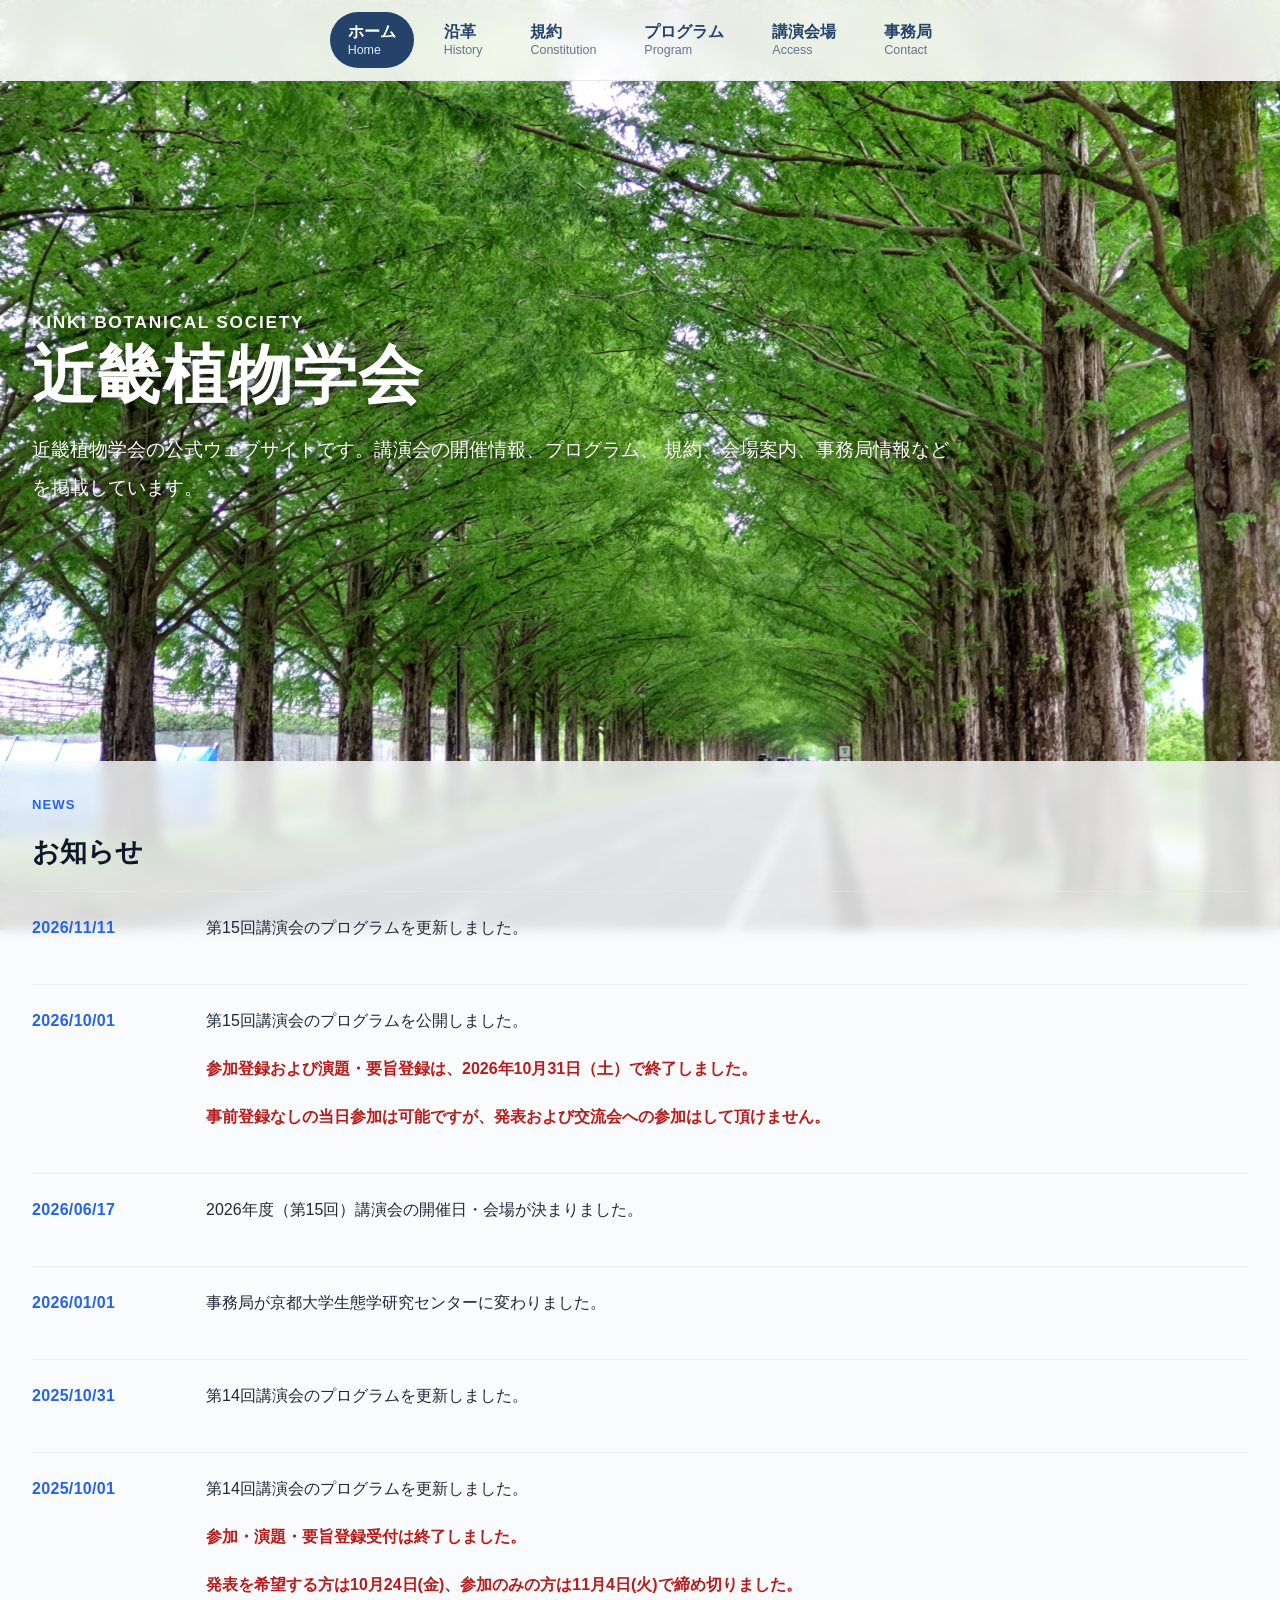
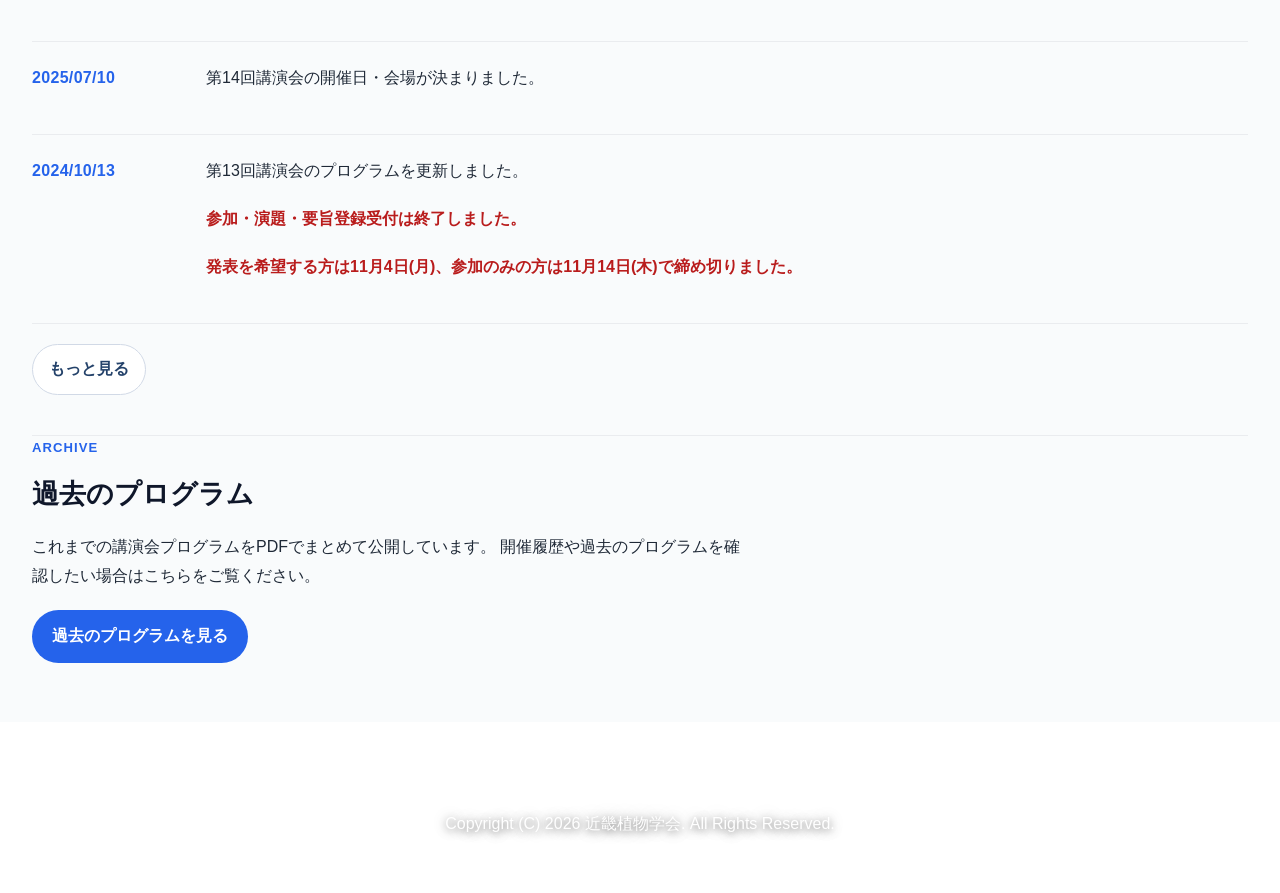
<file: index.html>
<!DOCTYPE html>
<html lang="ja">
<head>
<meta charset="utf-8">
<meta name="viewport" content="width=device-width, initial-scale=1.0">
<link rel="stylesheet" href="css/normalize.css">
<link rel="stylesheet" href="css/style.css">
<title>近畿植物学会</title>
</head>
<body class="home">
<div id="bg">
    <nav>
        <ul>
            <li class="active">
                <a href="index.html">ホーム<span>Home</span></a>
            </li>
            <li>
                <a href="words.html">沿革<span>History</span></a>
            </li>
            <li>
                <a href="constitution.html">規約<span>Constitution</span></a>
            </li>
            <li>
                <a href="program.html">プログラム<span>Program</span></a>
            </li>
            <li>
                <a href="access.html">講演会場<span>Access</span></a>
            </li>
            <li>
                <a href="contact.html">事務局<span>Contact</span></a>
            </li>
        </ul>
    </nav>

    <section class="home-hero" aria-label="近畿植物学会メインビジュアル">
        <div class="home-hero-inner">
            <div class="home-hero-copy">
                <p class="eyebrow">Kinki Botanical Society</p>
                <h1>近畿植物学会</h1>
                <p>
                    近畿植物学会の公式ウェブサイトです。講演会の開催情報、プログラム、
                    規約、会場案内、事務局情報などを掲載しています。
                </p>
            </div>
        </div>
    </section>

    <div id="wrap" class="home-main">
        <main id="content" class="home-panel">
            <div class="panel-inner">
                <section class="section-block home-news" aria-labelledby="news-heading">
                    <div class="section-heading">
                        <div>
                            <p class="section-label">News</p>
                            <h3 id="news-heading">お知らせ</h3>
                        </div>
                    </div>

                    <ul class="news-list">
                        <li class="news-item">
                            <div class="news-date">2026/11/11</div>
                            <div class="news-body">
                                <p>第15回講演会のプログラムを更新しました。</p>
                            </div>
                        </li>
                        <li class="news-item">
                            <div class="news-date">2026/10/01</div>
                            <div class="news-body">
                                <p>第15回講演会のプログラムを公開しました。</p>
                                <p class="notice-closed">参加登録および演題・要旨登録は、2026年10月31日（土）で終了しました。</p>
                                <p class="notice-closed">事前登録なしの当日参加は可能ですが、発表および交流会への参加はして頂けません。</p>
                            </div>
                        </li>
                        <li class="news-item">
                            <div class="news-date">2026/06/17</div>
                            <div class="news-body">
                                <p>2026年度（第15回）講演会の開催日・会場が決まりました。</p>
                            </div>
                        </li>
                        <li class="news-item">
                            <div class="news-date">2026/01/01</div>
                            <div class="news-body">
                                <p>事務局が京都大学生態学研究センターに変わりました。</p>
                            </div>
                        </li>
                        <li class="news-item">
                            <div class="news-date">2025/10/31</div>
                            <div class="news-body">
                                <p>第14回講演会のプログラムを更新しました。</p>
                            </div>
                        </li>
                        <li class="news-item">
                            <div class="news-date">2025/10/01</div>
                            <div class="news-body">
                                <p>第14回講演会のプログラムを更新しました。</p>
                                <p class="notice-closed">参加・演題・要旨登録受付は終了しました。</p>
                                <p class="notice-closed">発表を希望する方は10月24日(金)、参加のみの方は11月4日(火)で締め切りました。</p>
                            </div>
                        </li>
                        <li class="news-item">
                            <div class="news-date">2025/07/10</div>
                            <div class="news-body">
                                <p>第14回講演会の開催日・会場が決まりました。</p>
                            </div>
                        </li>
                        <li class="news-item">
                            <div class="news-date">2024/10/13</div>
                            <div class="news-body">
                                <p>第13回講演会のプログラムを更新しました。</p>
                                <p class="notice-closed">参加・演題・要旨登録受付は終了しました。</p>
                                <p class="notice-closed">発表を希望する方は11月4日(月)、参加のみの方は11月14日(木)で締め切りました。</p>
                            </div>
                        </li>
                    </ul>

                    <details class="news-more">
                        <summary>もっと見る</summary>
                        <ul class="news-list">
                            <li class="news-item">
                                <div class="news-date">2024/01/01</div>
                                <div class="news-body">
                                    <p>事務局が神戸大学大学院理学研究科生物学専攻に変わりました。</p>
                                </div>
                            </li>
                            <li class="news-item">
                                <div class="news-date">2023/12/04</div>
                                <div class="news-body">
                                    <p>過去のプログラムを更新しました。</p>
                                </div>
                            </li>
                            <li class="news-item">
                                <div class="news-date">2023/11/24</div>
                                <div class="news-body">
                                    <p>第12回講演会のプログラムを更新しました。</p>
                                    <p class="notice-closed">参加登録受付は終了しました。</p>
                                </div>
                            </li>
                            <li class="news-item">
                                <div class="news-date">2023/10/06</div>
                                <div class="news-body">
                                    <p>第12回講演会のプログラムを更新しました。</p>
                                    <p class="notice-closed">参加・演題・要旨登録受付は終了しました。</p>
                                </div>
                            </li>
                            <li class="news-item">
                                <div class="news-date">2023/06/14</div>
                                <div class="news-body">
                                    <p>第12回講演会の開催日・会場・特別講演の演者が決まりました。</p>
                                </div>
                            </li>
                        </ul>
                    </details>
                </section>

                <section class="section-block" aria-labelledby="archive-heading">
                    <div class="section-heading">
                        <div>
                            <p class="section-label">Archive</p>
                            <h3 id="archive-heading">過去のプログラム</h3>
                        </div>
                    </div>

                    <div class="archive-link">
                        <p>
                            これまでの講演会プログラムをPDFでまとめて公開しています。
                            開催履歴や過去のプログラムを確認したい場合はこちらをご覧ください。
                        </p>
                        <p><a class="button" href="Program_Past_1993-2025.pdf">過去のプログラムを見る</a></p>
                    </div>
                </section>
            </div>
        </main>
    </div>

    <footer class="home-footer">
        <p>Copyright (C) 2026 近畿植物学会. All Rights Reserved.</p>
    </footer>
</div>
</body>
</html>
</file>
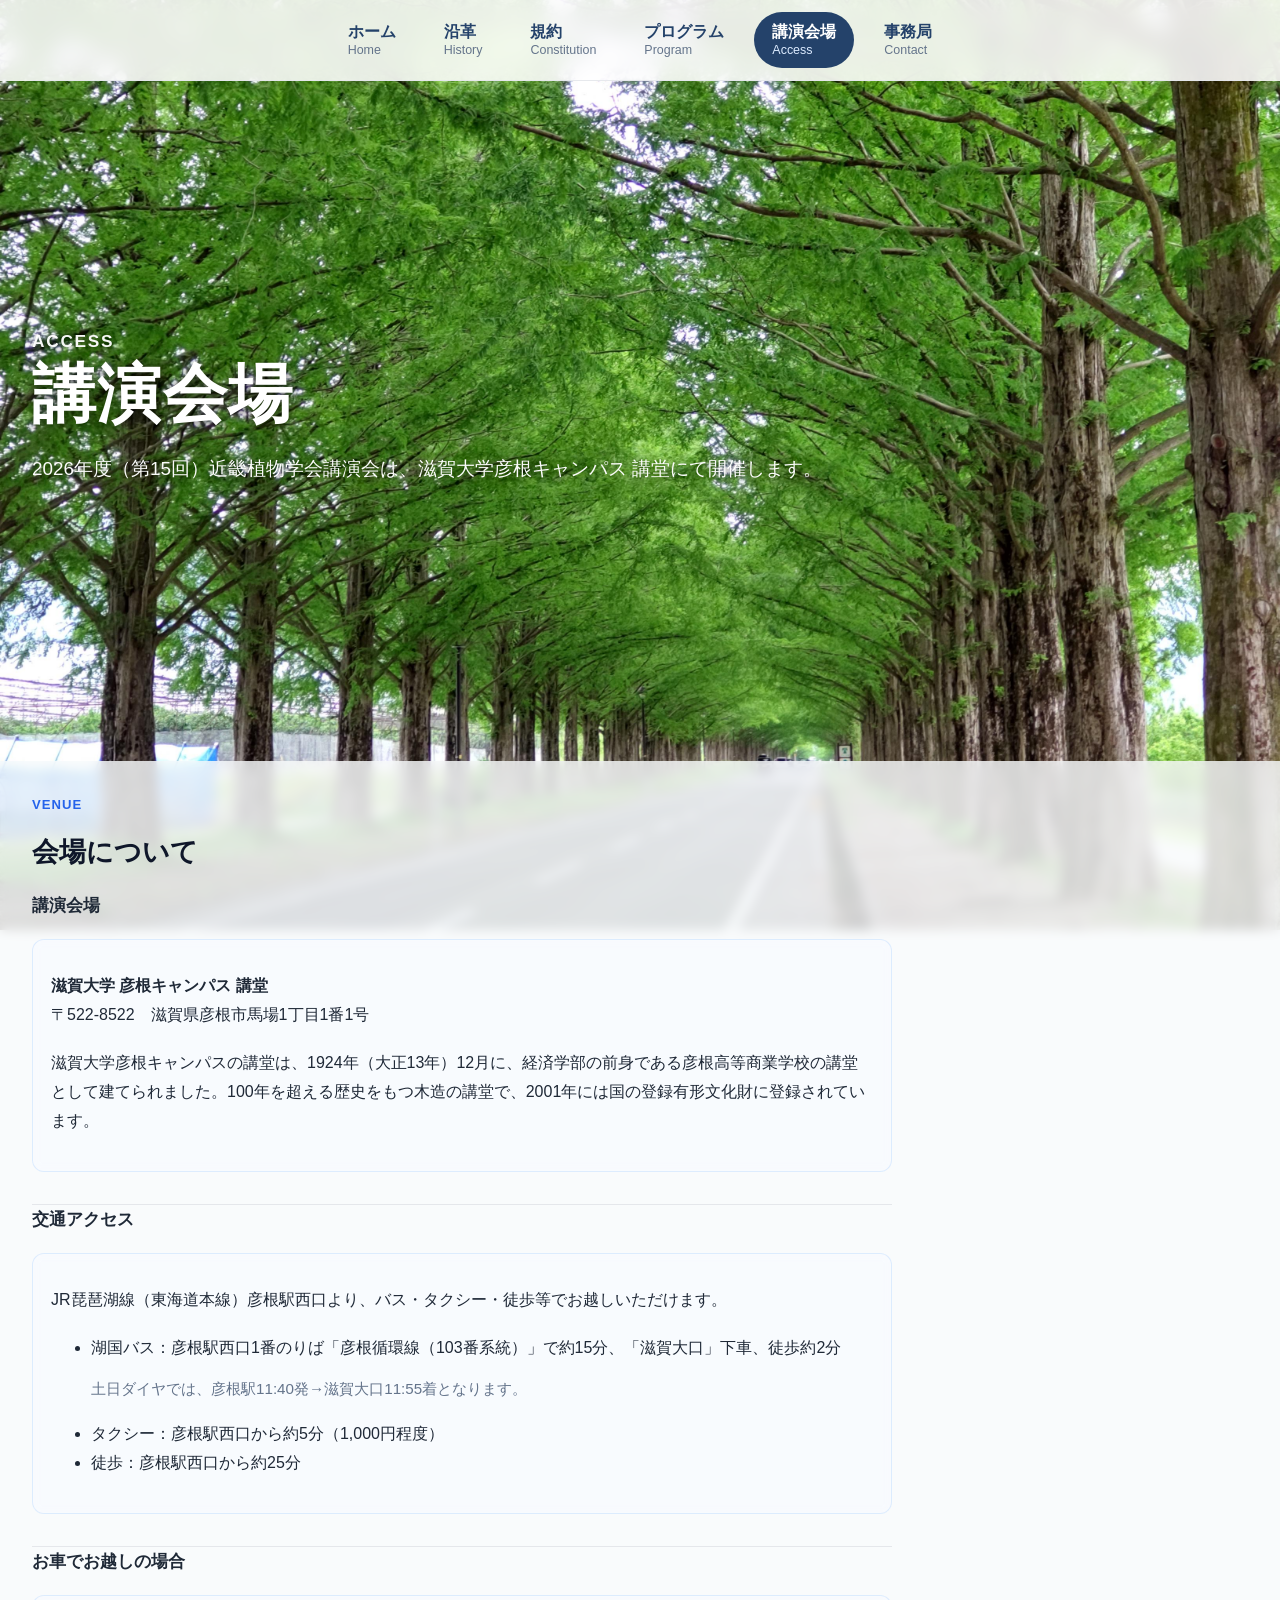
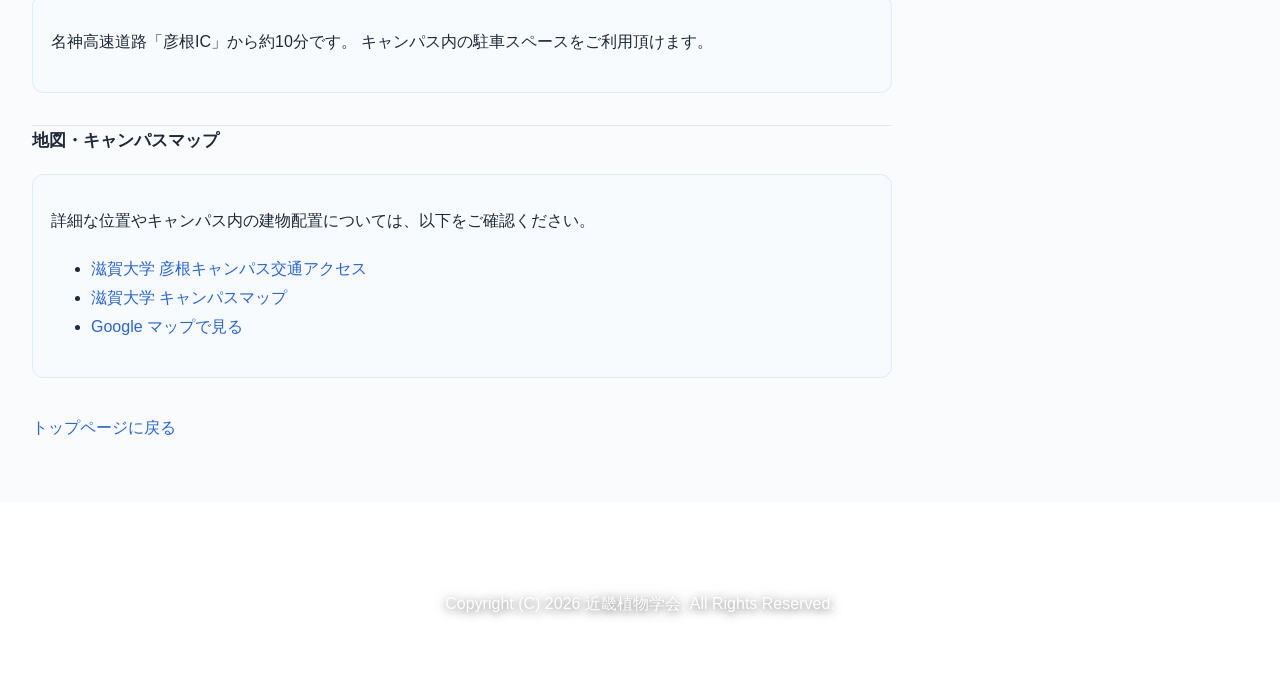
<file: access.html>
<!DOCTYPE html>

<html lang="ja">
<head>
<meta charset="utf-8">
<meta name="viewport" content="width=device-width, initial-scale=1.0">
<link rel="stylesheet" href="css/normalize.css">
<link rel="stylesheet" href="css/style.css">
<title>近畿植物学会 | 講演会場</title>
</head>
<body class="home">
<div id="bg">
    <nav>
        <ul>
            <li>
                <a href="index.html">ホーム<span>Home</span></a>
            </li>
            <li>
                <a href="words.html">沿革<span>History</span></a>
            </li>
            <li>
                <a href="constitution.html">規約<span>Constitution</span></a>
            </li>
            <li>
                <a href="program.html">プログラム<span>Program</span></a>
            </li>
            <li class="active">
                <a href="access.html">講演会場<span>Access</span></a>
            </li>
            <li>
                <a href="contact.html">事務局<span>Contact</span></a>
            </li>
        </ul>
    </nav>

<section class="home-hero" aria-label="講演会場案内">
    <div class="home-hero-inner">
        <div class="home-hero-copy">
            <p class="eyebrow">Access</p>
            <h1>講演会場</h1>
            <p>2026年度（第15回）近畿植物学会講演会は、滋賀大学彦根キャンパス 講堂にて開催します。</p>
        </div>
    </div>
</section>

<div id="wrap" class="home-main">
    <main id="content" class="home-panel">
        <div class="panel-inner">
            <section class="section-block" aria-labelledby="venue-heading">
                <div class="section-heading">
                    <div>
                        <p class="section-label">Venue</p>
                        <h3 id="venue-heading">会場について</h3>
                    </div>
                </div>

                <div class="content-narrow">
                    <section class="stack-section">
                        <h4>講演会場</h4>
                        <div class="note-soft">
                            <p>
                                <strong>滋賀大学 彦根キャンパス 講堂</strong><br>
                                〒522-8522　滋賀県彦根市馬場1丁目1番1号
                            </p>
                            <p>
                                滋賀大学彦根キャンパスの講堂は、1924年（大正13年）12月に、経済学部の前身である彦根高等商業学校の講堂として建てられました。100年を超える歴史をもつ木造の講堂で、2001年には国の登録有形文化財に登録されています。
                            </p>
                        </div>
                    </section>

                    <section class="stack-section">
                        <h4>交通アクセス</h4>
                        <div class="note-soft">
                            <p>
                                JR琵琶湖線（東海道本線）彦根駅西口より、バス・タクシー・徒歩等でお越しいただけます。
                            </p>
                            <ul>
                                <li>
                                    湖国バス：彦根駅西口1番のりば「彦根循環線（103番系統）」で約15分、「滋賀大口」下車、徒歩約2分
                                    <p class="note-text">土日ダイヤでは、彦根駅11:40発→滋賀大口11:55着となります。</p>
                                </li>
                                <li>タクシー：彦根駅西口から約5分（1,000円程度）</li>
                                <li>徒歩：彦根駅西口から約25分</li>
                            </ul>
                        </div>
                    </section>

                    <section class="stack-section">
                        <h4>お車でお越しの場合</h4>
                        <div class="note-soft">
                            <p>
                                名神高速道路「彦根IC」から約10分です。
                                キャンパス内の駐車スペースをご利用頂けます。
                            </p>
                        </div>
                    </section>

                    <section class="stack-section">
                        <h4>地図・キャンパスマップ</h4>
                        <div class="note-soft">
                            <p>
                                詳細な位置やキャンパス内の建物配置については、以下をご確認ください。
                            </p>
                            <ul>
                                <li>
                                    <a href="https://www.shiga-u.ac.jp/access/access-hikone/" target="_blank" rel="noopener">
                                        滋賀大学 彦根キャンパス交通アクセス
                                    </a>
                                </li>
                                <li>
                                    <a href="https://www.shiga-u.ac.jp/information/campus-access/campusmap/" target="_blank" rel="noopener">
                                        滋賀大学 キャンパスマップ
                                    </a>
                                </li>
                                <li>
                                    <a href="https://www.google.com/maps/search/?api=1&query=%E6%BB%8B%E8%B3%80%E5%A4%A7%E5%AD%A6%E5%BD%A6%E6%A0%B9%E3%82%AD%E3%83%A3%E3%83%B3%E3%83%91%E3%82%B9%20%E8%AC%9B%E5%A0%82" target="_blank" rel="noopener">
                                        Google マップで見る
                                    </a>
                                </li>
                            </ul>
                        </div>
                    </section>

                </div>

                <div class="back-link">
                    <p><a href="index.html">トップページに戻る</a></p>
                </div>
            </section>
        </div>
    </main>
</div>

<footer class="home-footer">
    <p>Copyright (C) 2026 近畿植物学会. All Rights Reserved.</p>
</footer>

</div>
</body>
</html>
</file>
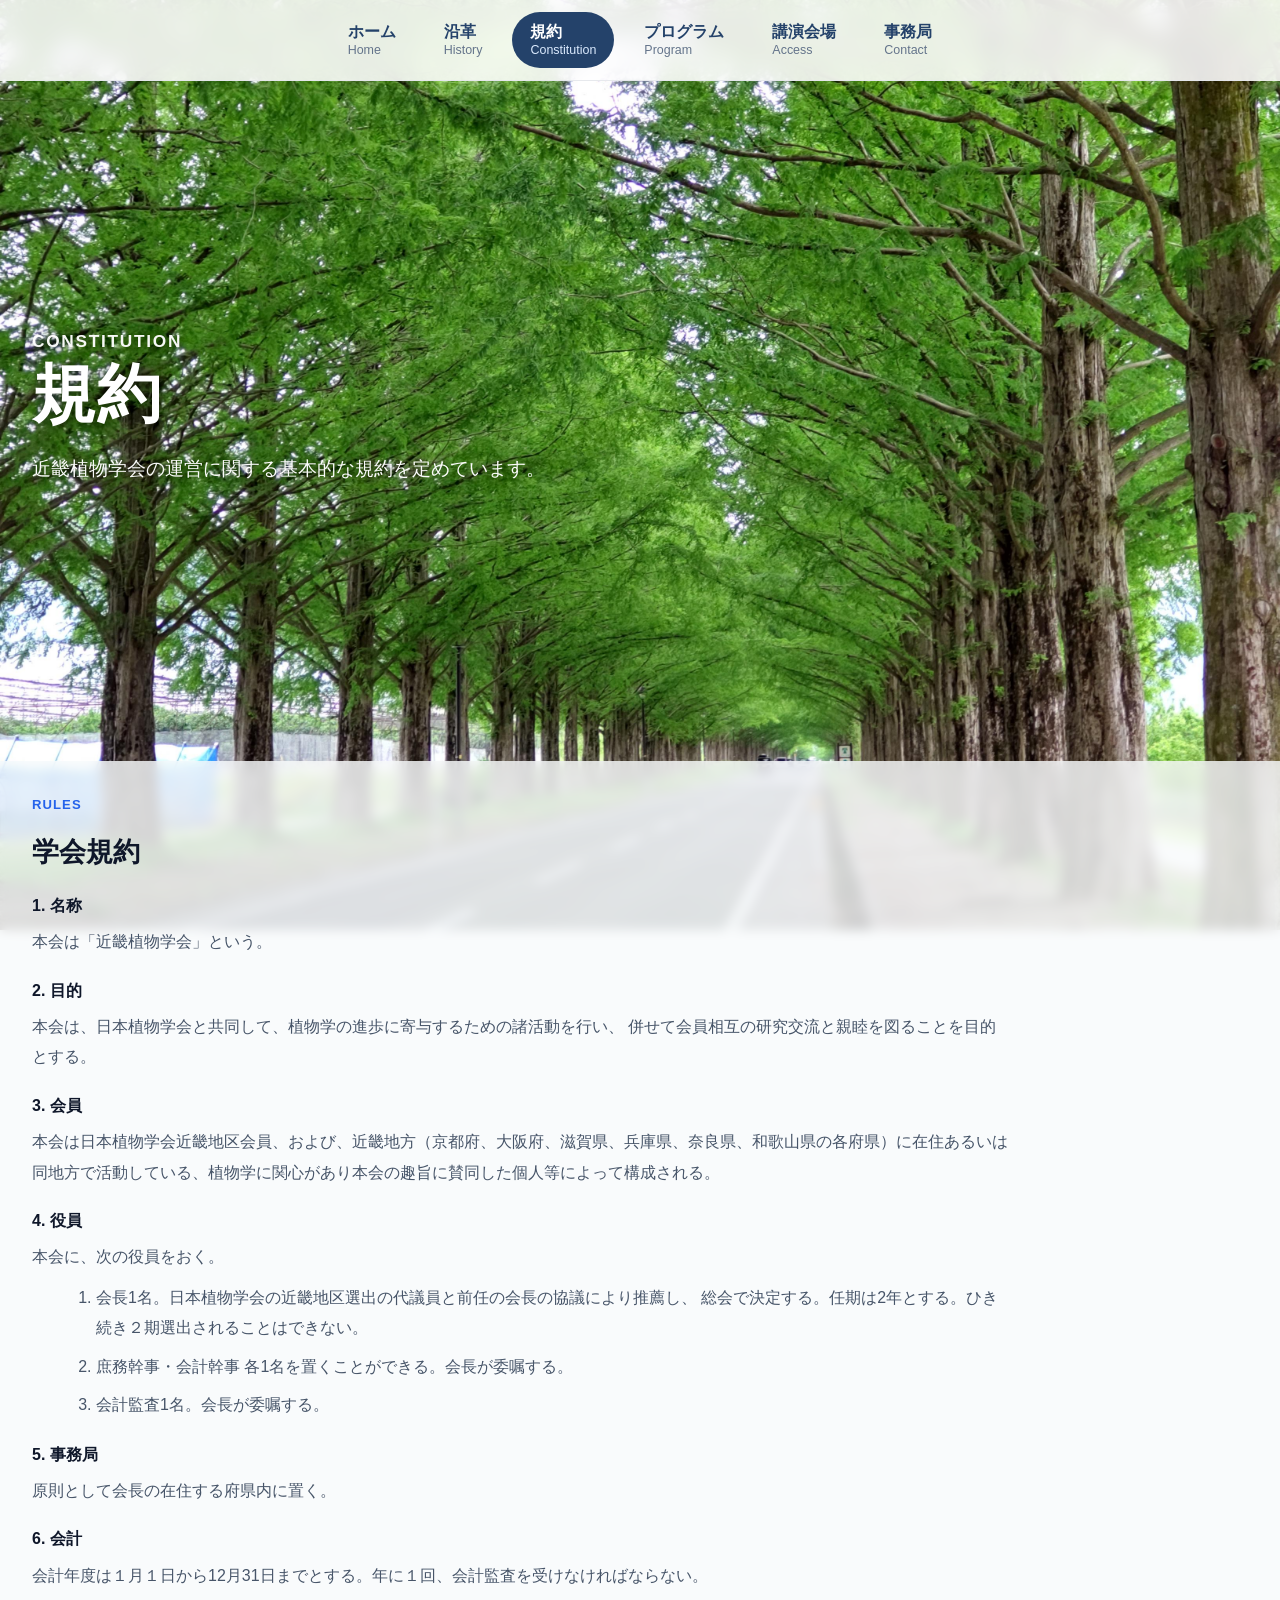
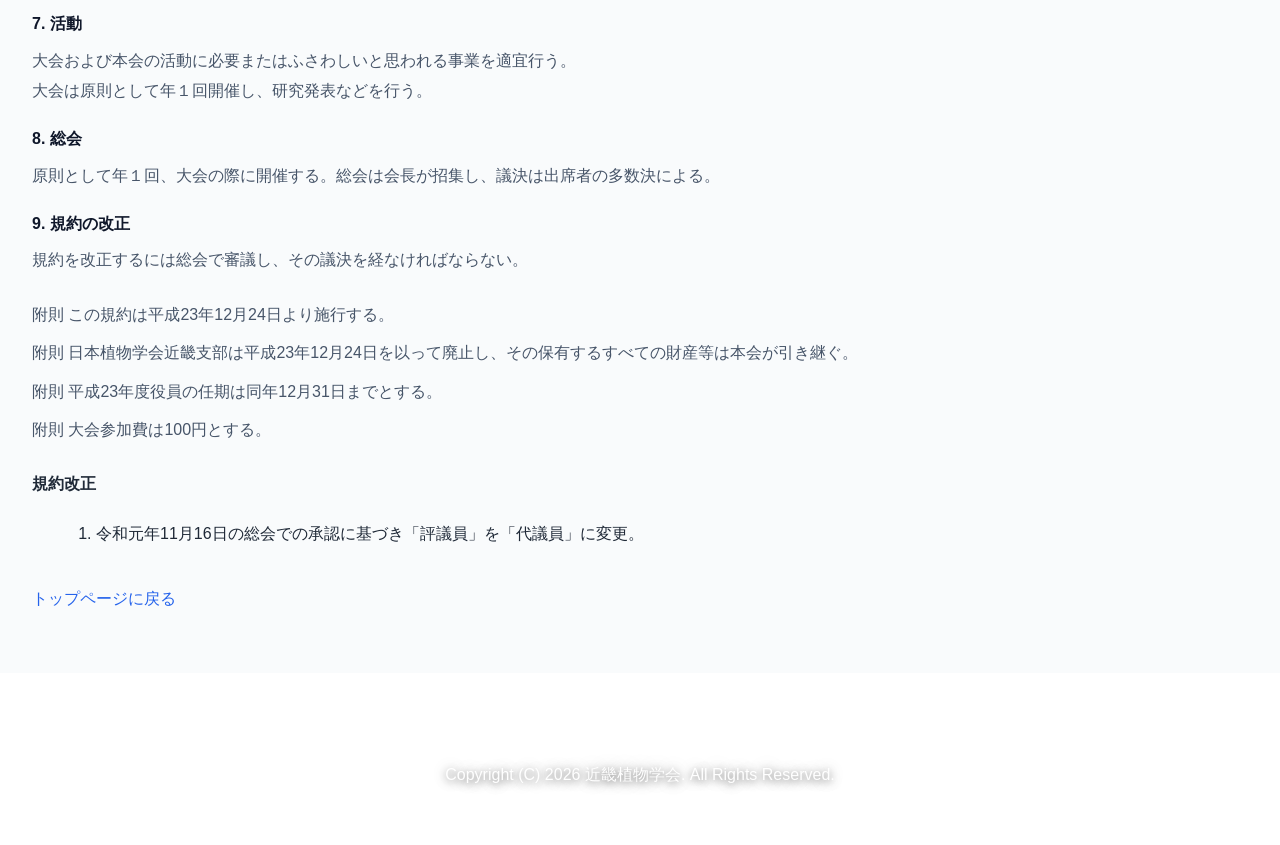
<file: constitution.html>
<!DOCTYPE html>
<html lang="ja">
<head>
<meta charset="utf-8">
<meta name="viewport" content="width=device-width, initial-scale=1.0">
<link rel="stylesheet" href="css/normalize.css">
<link rel="stylesheet" href="css/style.css">
<title>近畿植物学会 | 規約</title>
<style>
.rule-block {
    max-width: 980px;
    line-height: 1.9;
}

.rule-block dt {
    font-weight: 700;
    margin-top: 18px;
    color: #0f172a;
}

.rule-block dd {
    margin: 6px 0 0 0;
    color: #475569;
}

.rule-block ol {
    margin: 10px 0 0 1.5em;
}

.rule-block li + li {
    margin-top: 8px;
}

.supplement-list {
    margin-top: 24px;
    padding-left: 0;
    list-style: none;
}

.supplement-list li {
    margin-bottom: 8px;
    color: #475569;
}

.revision-block {
    margin-top: 24px;
}

.revision-block p {
    margin-bottom: 0.6em;
    color: #1f2937;
    font-weight: 700;
}
</style>
</head>
<body class="home">
<div id="bg">
    <nav>
        <ul>
            <li>
                <a href="index.html">ホーム<span>Home</span></a>
            </li>
            <li>
                <a href="words.html">沿革<span>History</span></a>
            </li>
            <li class="active">
                <a href="constitution.html">規約<span>Constitution</span></a>
            </li>
            <li>
                <a href="program.html">プログラム<span>Program</span></a>
            </li>
            <li>
                <a href="access.html">講演会場<span>Access</span></a>
            </li>
            <li>
                <a href="contact.html">事務局<span>Contact</span></a>
            </li>
        </ul>
    </nav>

    <section class="home-hero" aria-label="学会規約">
        <div class="home-hero-inner">
            <div class="home-hero-copy">
                <p class="eyebrow">Constitution</p>
                <h1>規約</h1>
                <p>近畿植物学会の運営に関する基本的な規約を定めています。</p>
            </div>
        </div>
    </section>

    <div id="wrap" class="home-main">
        <main id="content" class="home-panel">
            <div class="panel-inner">
                <section class="section-block" aria-labelledby="rules-heading">
                    <div class="section-heading">
                        <div>
                            <p class="section-label">Rules</p>
                            <h3 id="rules-heading">学会規約</h3>
                        </div>
                    </div>

                    <div class="rule-block">
                        <dl>
                            <dt>1. 名称</dt>
                            <dd>本会は「近畿植物学会」という。</dd>

                            <dt>2. 目的</dt>
                            <dd>
                                本会は、日本植物学会と共同して、植物学の進歩に寄与するための諸活動を行い、
                                併せて会員相互の研究交流と親睦を図ることを目的とする。
                            </dd>

                            <dt>3. 会員</dt>
                            <dd>
                                本会は日本植物学会近畿地区会員、および、近畿地方（京都府、大阪府、滋賀県、兵庫県、奈良県、和歌山県の各府県）に在住あるいは同地方で活動している、植物学に関心があり本会の趣旨に賛同した個人等によって構成される。
                            </dd>

                            <dt>4. 役員</dt>
                            <dd>
                                本会に、次の役員をおく。
                                <ol>
                                    <li>
                                        会長1名。日本植物学会の近畿地区選出の代議員と前任の会長の協議により推薦し、
                                        総会で決定する。任期は2年とする。ひき続き２期選出されることはできない。
                                    </li>
                                    <li>庶務幹事・会計幹事 各1名を置くことができる。会長が委嘱する。</li>
                                    <li>会計監査1名。会長が委嘱する。</li>
                                </ol>
                            </dd>

                            <dt>5. 事務局</dt>
                            <dd>原則として会長の在住する府県内に置く。</dd>

                            <dt>6. 会計</dt>
                            <dd>
                                会計年度は１月１日から12月31日までとする。年に１回、会計監査を受けなければならない。
                            </dd>

                            <dt>7. 活動</dt>
                            <dd>
                                大会および本会の活動に必要またはふさわしいと思われる事業を適宜行う。
                                <br />大会は原則として年１回開催し、研究発表などを行う。
                            </dd>

                            <dt>8. 総会</dt>
                            <dd>
                                原則として年１回、大会の際に開催する。総会は会長が招集し、議決は出席者の多数決による。
                            </dd>

                            <dt>9. 規約の改正</dt>
                            <dd>
                 規約を改正するには総会で審議し、その議決を経なければならない。
                            </dd>
                        </dl>

                        <ul class="supplement-list">
                            <li>附則 この規約は平成23年12月24日より施行する。</li>
                            <li>附則 日本植物学会近畿支部は平成23年12月24日を以って廃止し、その保有するすべての財産等は本会が引き継ぐ。</li>
                            <li>附則 平成23年度役員の任期は同年12月31日までとする。</li>
                            <li>附則 大会参加費は100円とする。</li>
                        </ul>

                        <div class="revision-block">
                            <p>規約改正</p>
                            <ol>
                                <li>令和元年11月16日の総会での承認に基づき「評議員」を「代議員」に変更。</li>
                            </ol>
                        </div>
                    </div>

                    <div class="back-link">
                        <p><a href="index.html">トップページに戻る</a></p>
                    </div>
                </section>
            </div>
        </main>
    </div>

    <footer class="home-footer">
        <p>Copyright (C) 2026 近畿植物学会. All Rights Reserved.</p>
    </footer>
</div>
</body>
</html>
</file>
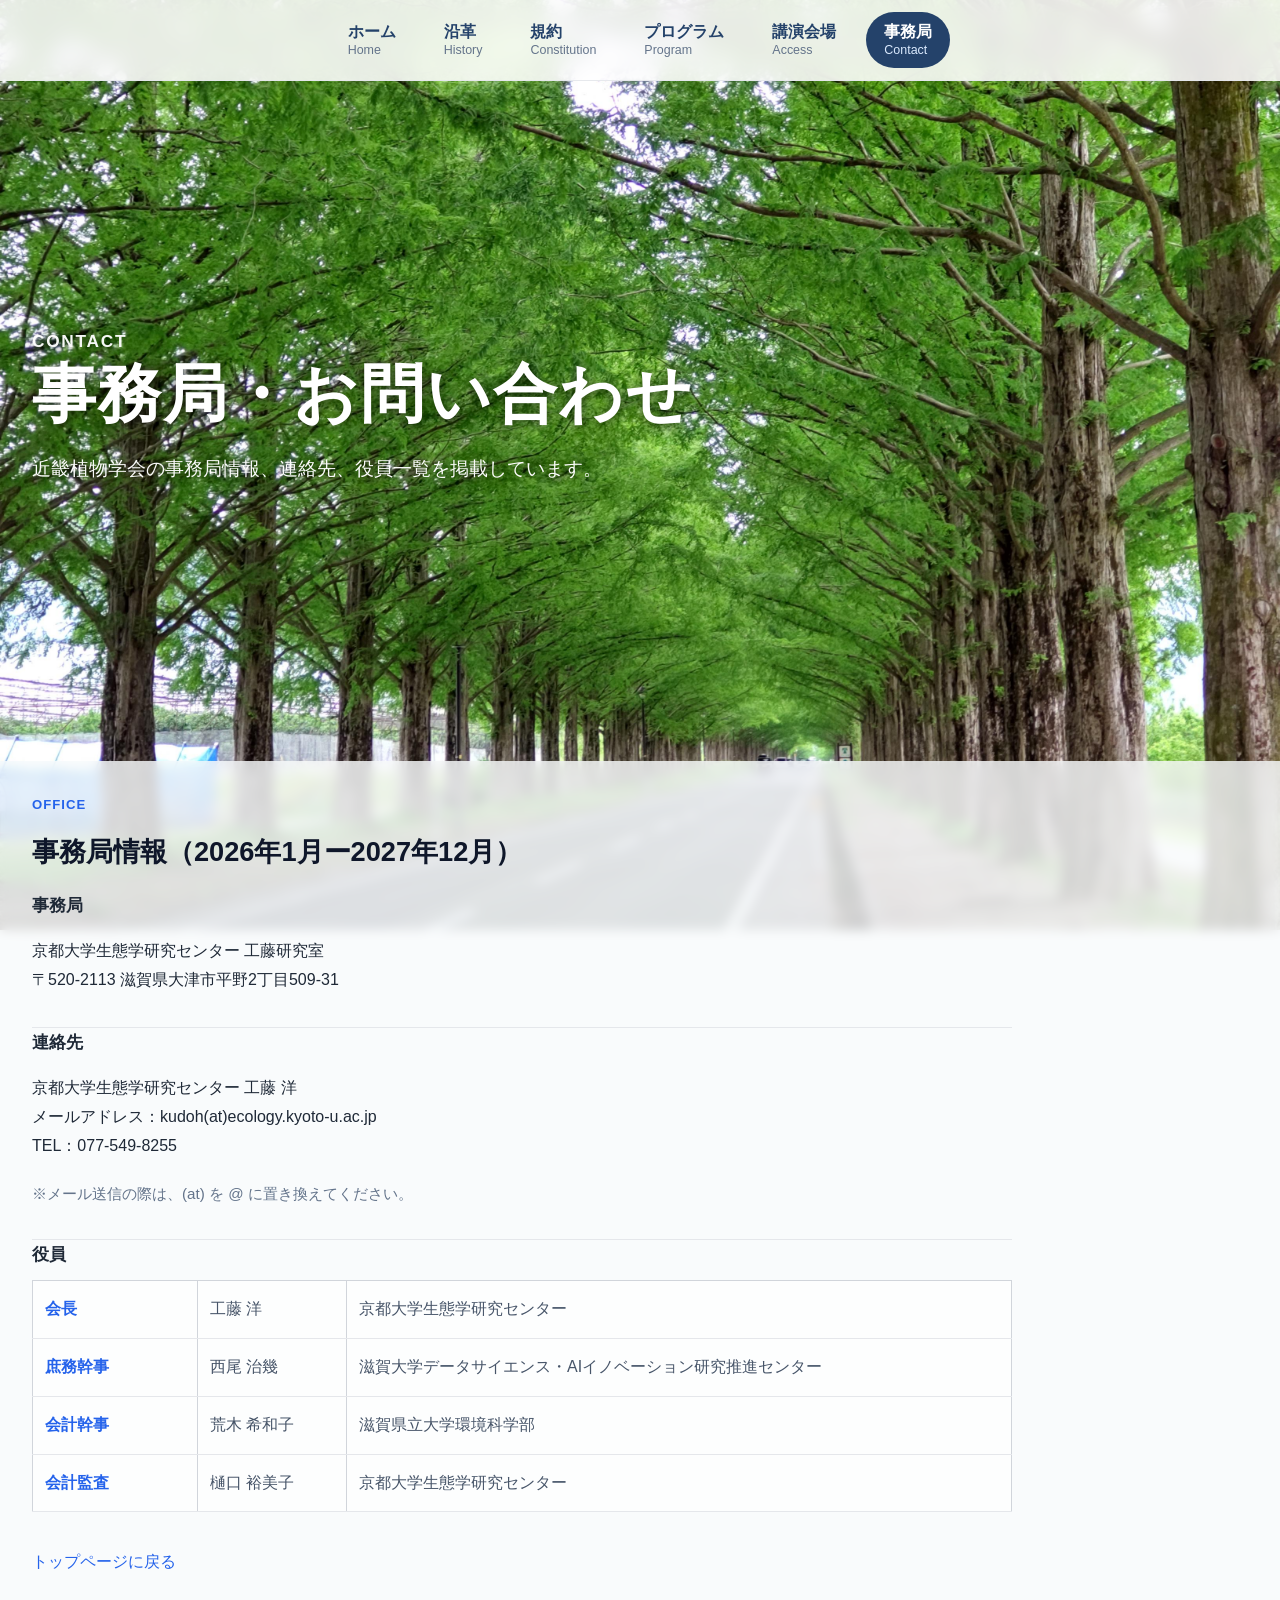
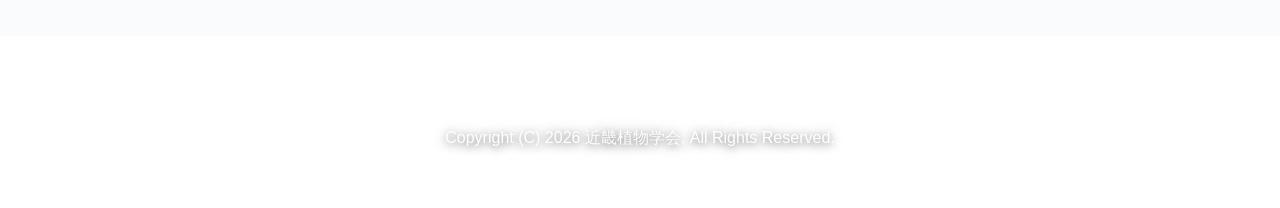
<file: contact.html>
<!DOCTYPE html>
<html lang="ja">
<head>
<meta charset="utf-8">
<meta name="viewport" content="width=device-width, initial-scale=1.0">
<link rel="stylesheet" href="css/normalize.css">
<link rel="stylesheet" href="css/style.css">
<title>近畿植物学会 | 事務局</title>
<style>
.officer-table {
    width: 100%;
    border-collapse: collapse;
    margin-top: 8px;
}

.officer-table th,
.officer-table td {
    padding: 14px 12px;
    border-bottom: 1px solid #e5e7eb;
    text-align: left;
    vertical-align: top;
}

.officer-table th {
    width: 140px;
    font-weight: 700;
    color: #2563eb;
    background: transparent;
    white-space: nowrap;
}

.officer-table td {
    color: #475569;
}

@media (max-width: 768px) {
    .officer-table,
    .officer-table tbody,
    .officer-table tr,
    .officer-table th,
    .officer-table td {
        display: block;
        width: 100%;
    }

    .officer-table tr {
        padding: 14px 0;
        border-bottom: 1px solid #e5e7eb;
    }

    .officer-table th {
        border-bottom: none;
        padding: 0 0 6px;
        background: none;
    }

    .officer-table td {
        padding: 0 0 6px;
        border-bottom: none;
    }

    .officer-table td:last-child {
        padding-bottom: 0;
    }
}
</style>
</head>
<body class="home">
<div id="bg">
    <nav>
        <ul>
            <li>
                <a href="index.html">ホーム<span>Home</span></a>
            </li>
            <li>
                <a href="words.html">沿革<span>History</span></a>
            </li>
            <li>
                <a href="constitution.html">規約<span>Constitution</span></a>
            </li>
            <li>
                <a href="program.html">プログラム<span>Program</span></a>
            </li>
            <li>
                <a href="access.html">講演会場<span>Access</span></a>
            </li>
            <li class="active">
                <a href="contact.html">事務局<span>Contact</span></a>
            </li>
        </ul>
    </nav>

    <section class="home-hero" aria-label="事務局・お問い合わせ">
        <div class="home-hero-inner">
            <div class="home-hero-copy">
                <p class="eyebrow">Contact</p>
                <h1>事務局・お問い合わせ</h1>
                <p>近畿植物学会の事務局情報、連絡先、役員一覧を掲載しています。</p>
            </div>
        </div>
    </section>

    <div id="wrap" class="home-main">
        <main id="content" class="home-panel">
            <div class="panel-inner">
                <section class="section-block" aria-labelledby="contact-heading">
                    <div class="section-heading">
                        <div>
                            <p class="section-label">Office</p>
                            <h3 id="contact-heading">事務局情報（2026年1月ー2027年12月）</h3>
                        </div>
                    </div>

                    <div class="content-wide">
                        <section class="stack-section">
                            <h4>事務局</h4>
                            <p>
                                京都大学生態学研究センター 工藤研究室<br>
                                〒520-2113 滋賀県大津市平野2丁目509-31
                            </p>
                        </section>

                        <section class="stack-section">
                            <h4>連絡先</h4>
                            <p>
                                京都大学生態学研究センター 工藤 洋<br>
                                メールアドレス：kudoh(at)ecology.kyoto-u.ac.jp<br>
                                TEL：077-549-8255
                            </p>
                            <p class="note-text">※メール送信の際は、(at) を @ に置き換えてください。</p>
                        </section>

                        <section class="stack-section">
                            <h4>役員</h4>
                            <table class="officer-table">
                                <tbody>
                                    <tr>
                                        <th>会長</th>
                                        <td>工藤 洋</td>
                                        <td>京都大学生態学研究センター</td>
                                    </tr>
                                    <tr>
                                        <th>庶務幹事</th>
                                        <td>西尾 治幾</td>
                                        <td>滋賀大学データサイエンス・AIイノベーション研究推進センター</td>
                                    </tr>
                                    <tr>
                                        <th>会計幹事</th>
                                        <td>荒木 希和子</td>
                                        <td>滋賀県立大学環境科学部</td>
                                    </tr>
                                    <tr>
                                        <th>会計監査</th>
                                        <td>樋口 裕美子</td>
                                        <td>京都大学生態学研究センター</td>
                                    </tr>
                                </tbody>
                            </table>
                        </section>
                    </div>

                    <div class="back-link">
                        <p><a href="index.html">トップページに戻る</a></p>
                    </div>
                </section>
            </div>
        </main>
    </div>

    <footer class="home-footer">
        <p>Copyright (C) 2026 近畿植物学会. All Rights Reserved.</p>
    </footer>
</div>
</body>
</html>
</file>
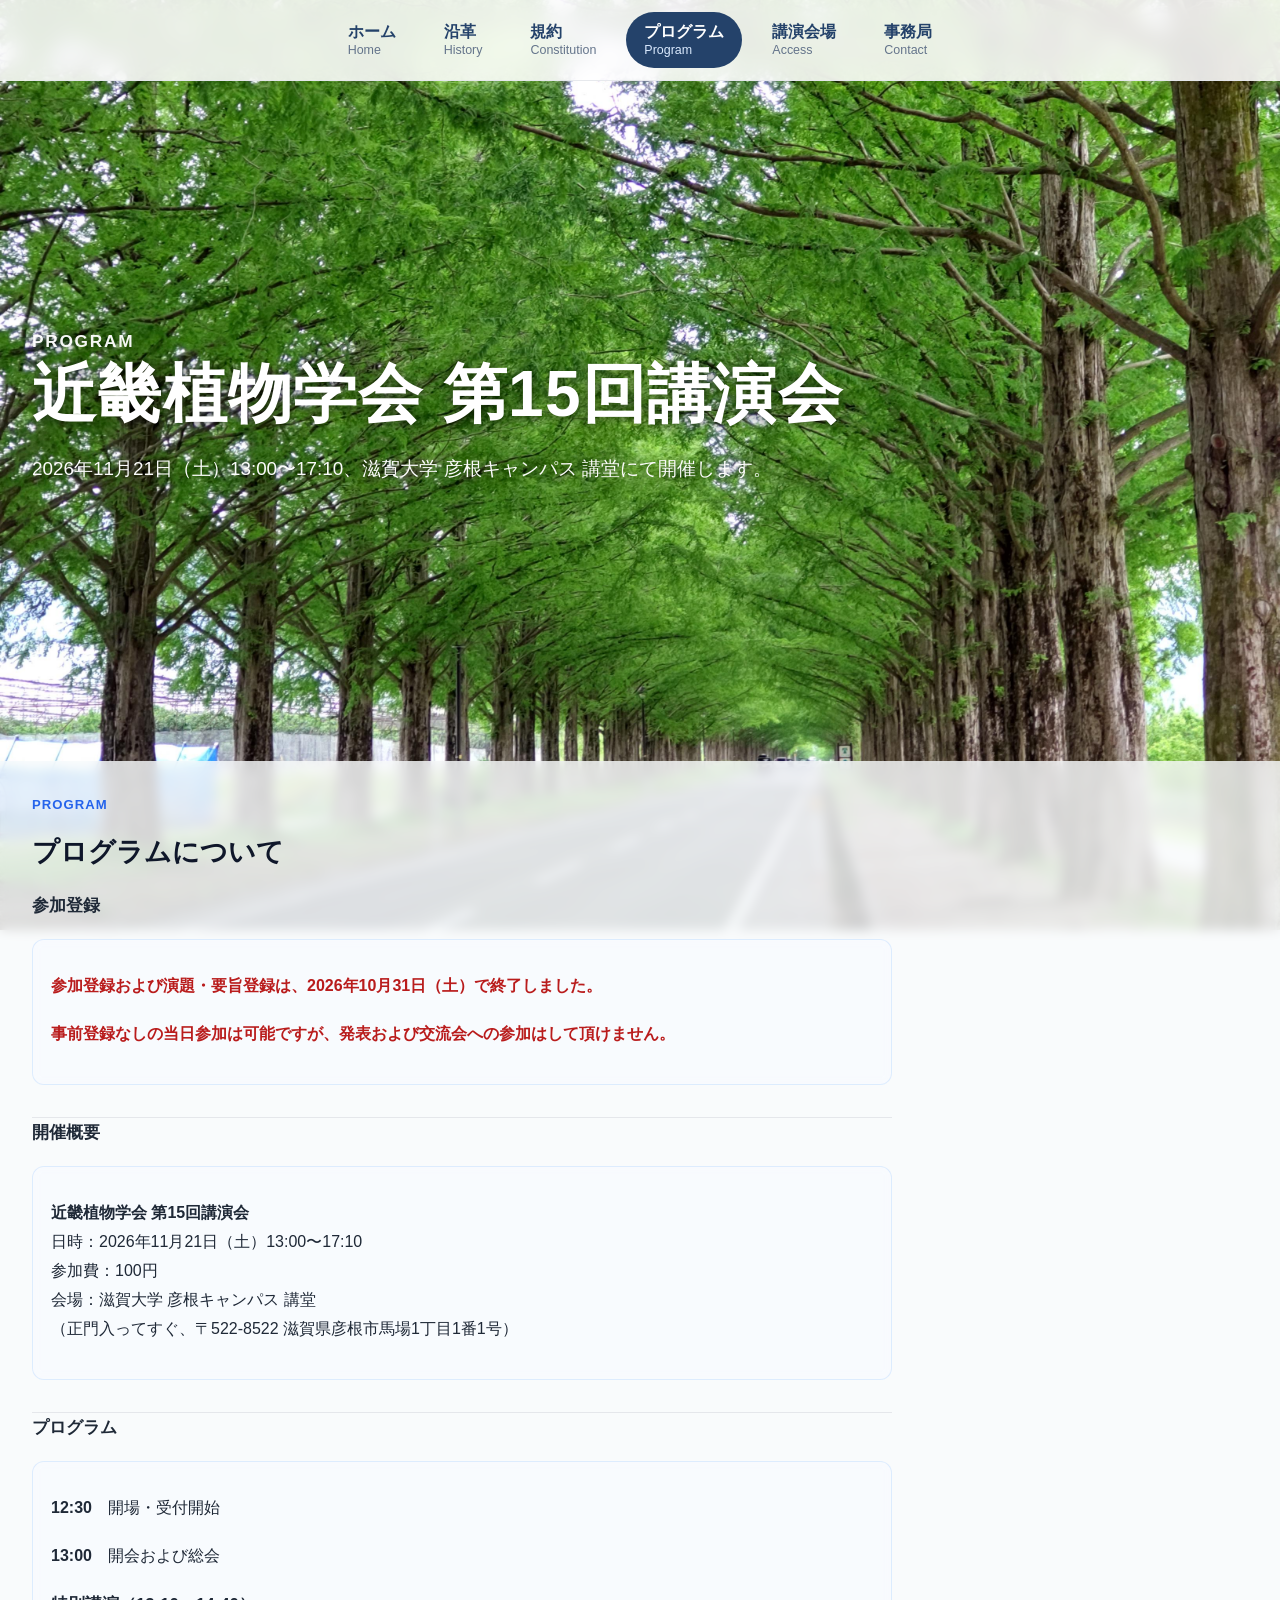
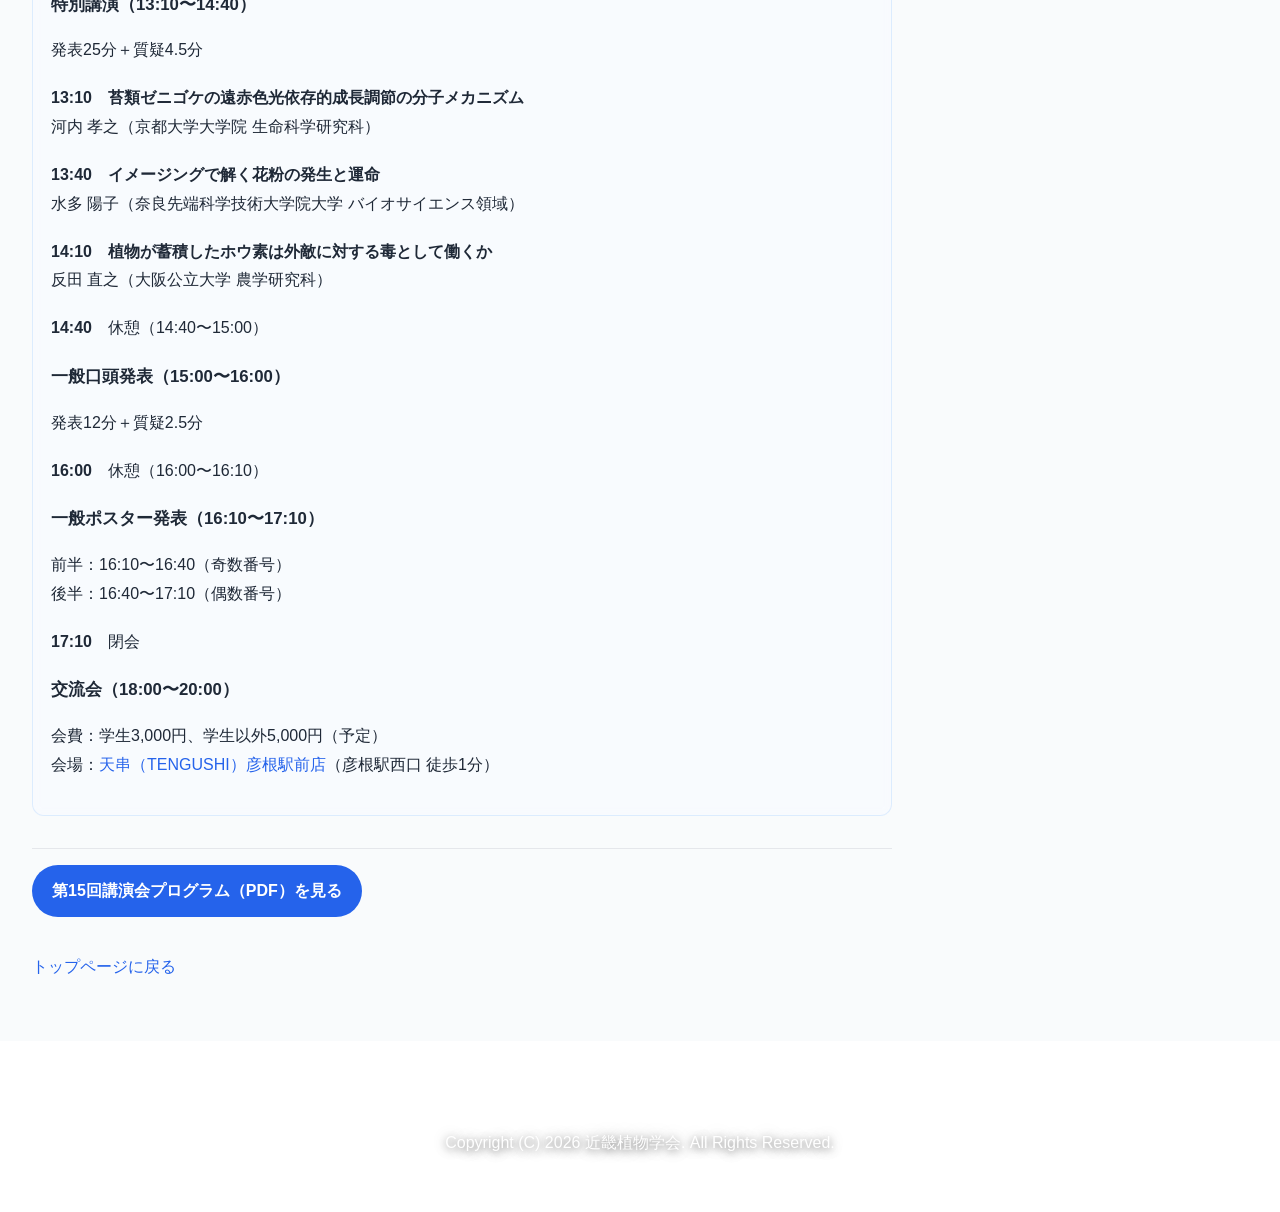
<file: program.html>
<!DOCTYPE html>

<html lang="ja">
<head>
<meta charset="utf-8">
<meta name="viewport" content="width=device-width, initial-scale=1.0">
<link rel="stylesheet" href="css/normalize.css">
<link rel="stylesheet" href="css/style.css">
<title>近畿植物学会 | プログラム</title>
</head>
<body class="home">
<div id="bg">
    <nav>
        <ul>
            <li>
                <a href="index.html">ホーム<span>Home</span></a>
            </li>
            <li>
                <a href="words.html">沿革<span>History</span></a>
            </li>
            <li>
                <a href="constitution.html">規約<span>Constitution</span></a>
            </li>
            <li class="active">
                <a href="program.html">プログラム<span>Program</span></a>
            </li>
            <li>
                <a href="access.html">講演会場<span>Access</span></a>
            </li>
            <li>
                <a href="contact.html">事務局<span>Contact</span></a>
            </li>
        </ul>
    </nav>

<section class="home-hero" aria-label="講演会プログラム">
    <div class="home-hero-inner">
        <div class="home-hero-copy">
            <p class="eyebrow">Program</p>
            <h1>近畿植物学会 第15回講演会</h1>
            <p>2026年11月21日（土）13:00〜17:10、滋賀大学 彦根キャンパス 講堂にて開催します。</p>
        </div>
    </div>
</section>

<div id="wrap" class="home-main">
    <main id="content" class="home-panel">
        <div class="panel-inner">
            <section class="section-block" aria-labelledby="program-heading">
                <div class="section-heading">
                    <div>
                        <p class="section-label">Program</p>
                        <h3 id="program-heading">プログラムについて</h3>
                    </div>
                </div>

                <div class="content-narrow">
                    <section class="stack-section">
                        <h4>参加登録</h4>
                        <div class="note-soft">
                            <p class="notice-closed">参加登録および演題・要旨登録は、2026年10月31日（土）で終了しました。</p>
                            <p class="notice-closed">事前登録なしの当日参加は可能ですが、発表および交流会への参加はして頂けません。</p>
                        </div>
                    </section>

                    <section class="stack-section">
                        <h4>開催概要</h4>
                        <div class="note-soft">
                            <p>
                                <strong>近畿植物学会 第15回講演会</strong><br>
                                日時：2026年11月21日（土）13:00〜17:10<br>
                                参加費：100円<br>
                                会場：滋賀大学 彦根キャンパス 講堂<br>
                                （正門入ってすぐ、〒522-8522 滋賀県彦根市馬場1丁目1番1号）
                            </p>
                        </div>
                    </section>

                    <section class="stack-section">
                        <h4>プログラム</h4>
                        <div class="note-soft">

                            <p><strong>12:30</strong>　開場・受付開始</p>
                            <p><strong>13:00</strong>　開会および総会</p>

                            <h4>特別講演（13:10〜14:40）</h4>
                            <p>発表25分＋質疑4.5分</p>
                            <p>
                                <strong>13:10　苔類ゼニゴケの遠赤色光依存的成長調節の分子メカニズム</strong><br>
                                河内 孝之（京都大学大学院 生命科学研究科）
                            </p>
                            <p>
                                <strong>13:40　イメージングで解く花粉の発生と運命</strong><br>
                                水多 陽子（奈良先端科学技術大学院大学 バイオサイエンス領域）
                            </p>
                            <p>
                                <strong>14:10　植物が蓄積したホウ素は外敵に対する毒として働くか</strong><br>
                                反田 直之（大阪公立大学 農学研究科）
                            </p>
                            <p><strong>14:40</strong>　休憩（14:40〜15:00）</p>

                            <h4>一般口頭発表（15:00〜16:00）</h4>
                            <p>発表12分＋質疑2.5分</p>
                            <p><strong>16:00</strong>　休憩（16:00〜16:10）</p>

                            <h4>一般ポスター発表（16:10〜17:10）</h4>
                            <p>前半：16:10〜16:40（奇数番号）<br>後半：16:40〜17:10（偶数番号）</p>
                            <p><strong>17:10</strong>　閉会</p>

                            <h4>交流会（18:00〜20:00）</h4>
                            <p>
                                会費：学生3,000円、学生以外5,000円（予定）<br>
                                会場：<a href="https://tengushi-hikone.owst.jp/" target="_blank" rel="noopener noreferrer">天串（TENGUSHI）彦根駅前店</a>（彦根駅西口 徒歩1分）
                            </p>
                        </div>
                    </section>

                    <section class="stack-section">
                        <p>
                            <a class="button" href="program_2026.pdf" target="_blank" rel="noopener noreferrer">
                                第15回講演会プログラム（PDF）を見る
                            </a>
                        </p>
                    </section>
                </div>

                <div class="back-link">
                    <p><a href="index.html">トップページに戻る</a></p>
                </div>
            </section>
        </div>
    </main>
</div>

<footer class="home-footer">
    <p>Copyright (C) 2026 近畿植物学会. All Rights Reserved.</p>
</footer>

</div>
</body>
</html>
</file>
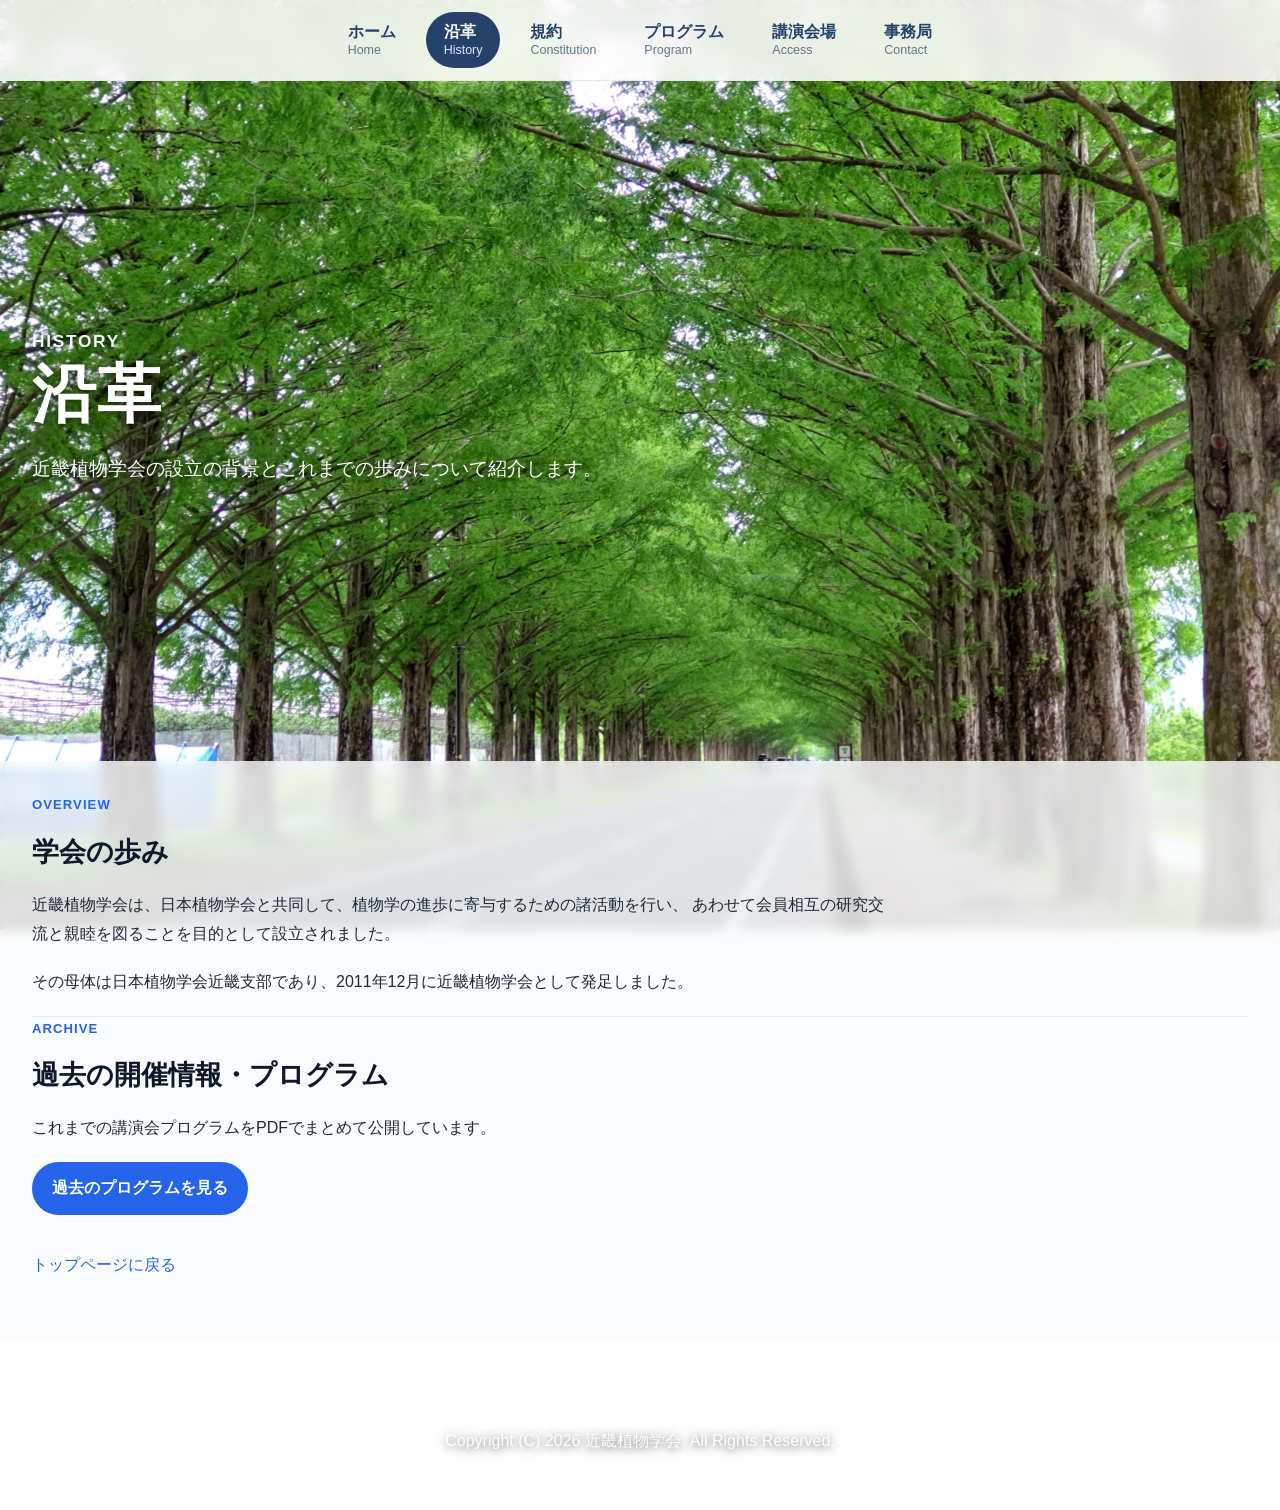
<file: words.html>
<!DOCTYPE html>
<html lang="ja">
<head>
<meta charset="utf-8">
<meta name="viewport" content="width=device-width, initial-scale=1.0">
<link rel="stylesheet" href="css/normalize.css">
<link rel="stylesheet" href="css/style.css">
<title>近畿植物学会 | 沿革</title>
<style>
.history-highlight {
    margin-top: 18px;
    padding-left: 16px;
    border-left: 3px solid #2563eb;
    color: #334155;
}
</style>
</head>
<body class="home">
<div id="bg">
    <nav>
        <ul>
            <li>
                <a href="index.html">ホーム<span>Home</span></a>
            </li>
            <li class="active">
                <a href="words.html">沿革<span>History</span></a>
            </li>
            <li>
                <a href="constitution.html">規約<span>Constitution</span></a>
            </li>
            <li>
                <a href="program.html">プログラム<span>Program</span></a>
            </li>
            <li>
                <a href="access.html">講演会場<span>Access</span></a>
            </li>
            <li>
                <a href="contact.html">事務局<span>Contact</span></a>
            </li>
        </ul>
    </nav>

    <section class="home-hero" aria-label="沿革">
        <div class="home-hero-inner">
            <div class="home-hero-copy">
                <p class="eyebrow">History</p>
                <h1>沿革</h1>
                <p>近畿植物学会の設立の背景とこれまでの歩みについて紹介します。</p>
            </div>
        </div>
    </section>

    <div id="wrap" class="home-main">
        <main id="content" class="home-panel">
            <div class="panel-inner">
                <section class="section-block" aria-labelledby="history-heading">
                    <div class="section-heading">
                        <div>
                            <p class="section-label">Overview</p>
                            <h3 id="history-heading">学会の歩み</h3>
                        </div>
                    </div>

                    <div class="content-narrow">
                        <p>
                            近畿植物学会は、日本植物学会と共同して、植物学の進歩に寄与するための諸活動を行い、
                            あわせて会員相互の研究交流と親睦を図ることを目的として設立されました。
                        </p>
                        <p>
                            その母体は日本植物学会近畿支部であり、2011年12月に近畿植物学会として発足しました。
                        </p>

                    </div>
                </section>

                <section class="section-block" aria-labelledby="archive-heading">
                    <div class="section-heading">
                        <div>
                            <p class="section-label">Archive</p>
                            <h3 id="archive-heading">過去の開催情報・プログラム</h3>
                        </div>
                    </div>

                    <div class="content-narrow">
                        <p>
                            これまでの講演会プログラムをPDFでまとめて公開しています。
                        </p>
                        <p><a class="button" href="Program_Past_1993-2025.pdf">過去のプログラムを見る</a></p>
                    </div>

                    <div class="back-link">
                        <p><a href="index.html">トップページに戻る</a></p>
                    </div>
                </section>
            </div>
        </main>
    </div>

    <footer class="home-footer">
        <p>Copyright (C) 2026 近畿植物学会. All Rights Reserved.</p>
    </footer>
</div>
</body>
</html>
</file>
<file: css/style.css>
@charset "UTF-8";

/* base */
body {
    font-family: -apple-system, BlinkMacSystemFont, "Segoe UI", "Hiragino Sans", "Yu Gothic", Meiryo, sans-serif;
    line-height: 1.7;
    margin: 0;
    color: #1f2937;
    background: #f8fafc;
}

body.home {
    background:
        url("../images/background.JPG") center center / cover no-repeat fixed;
}

#bg {
    max-width: 1280px;
    margin: 0 auto;
    padding: 0 32px 48px;
}

.cf {
    overflow: hidden;
}

header {
    margin-bottom: 32px;
}

header h1 {
    margin: 0;
}

header img {
    display: block;
    width: 100%;
    height: auto;
    border-radius: 0;
    box-shadow: none;
}

/* nav */
nav {
    position: sticky;
    top: 0;
    z-index: 1000;
    padding-top: 0;
    margin: 0 calc(50% - 50vw) 0;
    padding-left: max(32px, calc(50vw - 640px));
    padding-right: max(32px, calc(50vw - 640px));
    background: rgba(255, 255, 255, 0.88);
    backdrop-filter: blur(10px);
    -webkit-backdrop-filter: blur(10px);
}

nav ul {
    display: flex;
    flex-wrap: wrap;
    justify-content: center;
    gap: 12px;
    margin: 0;
    padding: 12px 0;
    list-style: none;
    background: transparent;
    border: none;
    border-radius: 0;
    box-shadow: none;
    border-bottom: 1px solid rgba(229, 231, 235, 0.9);
}

nav ul li {
    width: auto;
    float: none;
    line-height: 1;
}

nav ul li a {
    display: block;
    padding: 12px 18px;
    border: none;
    border-radius: 999px;
    background-color: transparent;
    text-decoration: none;
    font-weight: 700;
    color: #24426a;
    box-shadow: none;
    transition: background-color 0.2s ease, color 0.2s ease;
}

nav ul li a span {
    display: block;
    margin-top: 4px;
    font-family: inherit;
    font-size: 0.78rem;
    font-weight: 500;
    color: #64748b;
}

nav ul li a:hover,
nav ul li.active a {
    background-color: #24426a;
    color: #ffffff;
}

nav ul li a:hover span,
nav ul li.active a span {
    color: #dbeafe;
}

/* wrap */
#wrap {
    background: transparent;
    padding: 32px 0 56px;
    font-size: 1rem;
    border: none;
    border-radius: 0;
    box-shadow: none;
}

/* content */
#content {
    line-height: 1.8;
}

#content section {
    padding: 0;
}

.hero {
    margin-bottom: 40px;
}

.hero-message {
    padding: 12px 0 8px;
    background: transparent;
    border: none;
    border-radius: 0;
}

.eyebrow {
    margin: 0 0 10px;
    font-size: 1rem;
    font-weight: 800;
    letter-spacing: 0.1em;
    text-transform: uppercase;
    color: #2563eb;
}

.hero-message h2 {
    margin: 0 0 12px;
    padding: 0;
    border: none;
    background: none;
    font-size: 2.2rem;
    font-weight: 800;
    color: #0f172a;
}

.hero-message p:last-child {
    margin: 0;
    color: #475569;
    font-size: 1rem;
    max-width: 760px;
}

/* utility */
.page-intro {
    margin-bottom: 36px;
}

.content-narrow {
    max-width: 860px;
}

.content-wide {
    max-width: 980px;
}

.stack-section + .stack-section {
    margin-top: 32px;
    padding-top: 28px;
    border-top: 1px solid #e5e7eb;
}

.note-text {
    margin-top: 12px;
    color: #64748b;
    font-size: 0.95rem;
}

.note-soft {
    margin-top: 18px;
    padding: 16px 18px;
    background: rgba(248, 251, 255, 0.72);
    border: 1px solid rgba(219, 234, 254, 0.9);
    border-radius: 12px;
    backdrop-filter: blur(4px);
    -webkit-backdrop-filter: blur(4px);
}

.back-link {
    margin-top: 36px;
}

.back-link p {
    margin: 0;
}

.section-block {
    padding: 40px 0;
    border-top: 1px solid rgba(229, 231, 235, 0.72);
}

.section-block:first-of-type {
    border-top: none;
    padding-top: 0;
}

.section-heading {
    margin-bottom: 20px;
}

.section-label {
    margin: 0 0 6px;
    font-size: 0.82rem;
    font-weight: 700;
    letter-spacing: 0.08em;
    text-transform: uppercase;
    color: #2563eb;
}

h2 {
    font-size: 2rem;
    font-weight: 700;
    padding: 0 0 0.4em;
    background: none;
    margin-bottom: 1.2em;
    border-bottom: 2px solid #dbe3ee;
    color: #1f2937;
}

h3 {
    margin: 0;
    font-size: 1.7rem;
    font-weight: 800;
    line-height: 1.4;
    padding: 0;
    border: none;
    position: static;
    color: #0f172a;
}

h3::before {
    content: none;
}

h4 {
    margin: 0 0 10px;
    font-size: 1.05rem;
    font-weight: 700;
    color: #1f2937;
}

#content p,
#content ol,
#content ul,
#content dl {
    margin-bottom: 1.2em;
}

#content a {
    color: #2563eb;
    text-decoration: none;
}

#content a:hover {
    color: #1d4ed8;
    text-decoration: underline;
}

#content a:visited {
    color: #6d28d9;
}

/* news */
.news-list {
    display: grid;
    gap: 0;
    margin: 0;
    padding: 0;
    list-style: none;
    border-top: 1px solid rgba(229, 231, 235, 0.72);
}

.news-item {
    display: grid;
    grid-template-columns: 150px 1fr;
    gap: 24px;
    padding: 22px 0;
    background: transparent;
    border: none;
    border-bottom: 1px solid rgba(229, 231, 235, 0.72);
    border-radius: 0;
    box-shadow: none;
}

.news-date {
    font-weight: 800;
    color: #2563eb;
    letter-spacing: 0.02em;
    white-space: nowrap;
}

.news-body p {
    margin: 0 0 10px;
}

.news-body p:last-child {
    margin-bottom: 0;
}

.notice-closed {
    color: #b91c1c;
    font-weight: 600;
}

/* button */
.button {
    display: inline-block;
    padding: 0.75em 1.25em;
    border: none;
    border-radius: 999px;
    background-color: #2563eb;
    margin-left: 0;
    text-decoration: none;
    font-weight: 600;
}

#content a.button {
    color: #ffffff;
}

#content a.button:hover {
    background-color: #1d4ed8;
    text-decoration: none;
}

/* tables */
th,
td {
    border: 1px solid #d1d5db;
    padding: 0.75em 1em;
    font-weight: normal;
}

table {
    width: 100%;
    border-collapse: collapse;
    background: rgba(255, 255, 255, 0.78);
}

.noborder th,
.noborder td {
    border: none;
    padding: 0 1em 0.2em 0;
}

/* home page */
.home-hero {
    position: relative;
    min-height: 72vh;
    margin: 0 calc(50% - 50vw) 0;
    background: transparent;
    display: flex;
    align-items: center;
}

.home-hero-inner {
    width: 100%;
    max-width: 1280px;
    margin: 0 auto;
    padding: 0 32px;
    box-sizing: border-box;
}

.home-hero-copy {
    max-width: 920px;
    color: #ffffff;
    padding: 36px 0;
}

.home-hero-copy .eyebrow {
    color: rgba(255, 255, 255, 0.96);
    font-size: 1.08rem;
    text-shadow:
        0 2px 8px rgba(0, 0, 0, 0.45),
        0 0 18px rgba(0, 0, 0, 0.22);
}

.home-hero-copy h1 {
    margin: 0 0 18px;
    font-size: clamp(2.5rem, 5vw, 4.8rem);
    line-height: 1.15;
    font-weight: 800;
    letter-spacing: 0.02em;
    word-break: keep-all;
    line-break: strict;
    overflow-wrap: normal;
    text-wrap: balance;
    text-shadow:
        0 2px 10px rgba(0, 0, 0, 0.5),
        0 0 24px rgba(0, 0, 0, 0.22);
}

.home-hero-copy p {
    margin: 0;
    font-size: 1.18rem;
    line-height: 2;
    color: rgba(255, 255, 255, 0.98);
    text-shadow:
        0 2px 8px rgba(0, 0, 0, 0.5),
        0 0 20px rgba(0, 0, 0, 0.18);
}

.home-main {
    background: transparent;
    position: relative;
    z-index: 1;
    margin-top: 0;
}

.home-panel {
    margin: 0 calc(50% - 50vw);
    padding: 32px 0 40px;
    background: rgba(248, 250, 252, 0.82);
    backdrop-filter: blur(6px);
    -webkit-backdrop-filter: blur(6px);
}

.panel-inner {
    max-width: 1280px;
    margin: 0 auto;
    padding: 0 32px;
}

.news-more {
    margin-top: 20px;
}

.news-more summary {
    display: inline-block;
    cursor: pointer;
    list-style: none;
    font-weight: 700;
    color: #24426a;
    padding: 10px 16px;
    border: 1px solid #d1d9e6;
    border-radius: 999px;
    background: rgba(255, 255, 255, 0.92);
    transition: background-color 0.2s ease, color 0.2s ease, border-color 0.2s ease;
}

.news-more summary::-webkit-details-marker {
    display: none;
}

.news-more summary:hover {
    background-color: #24426a;
    color: #ffffff;
    border-color: #24426a;
}

.news-more[open] summary {
    margin-bottom: 20px;
    background-color: #24426a;
    color: #ffffff;
    border-color: #24426a;
}

.home-news .news-more {
    margin-bottom: 40px;
}

.archive-link {
    max-width: 720px;
}

.home-footer {
    background: transparent;
    border-top: none;
}

.home-footer p {
    color: rgba(255, 255, 255, 0.98);
    font-size: 1rem;
    text-shadow:
        0 2px 8px rgba(0, 0, 0, 0.55),
        0 0 18px rgba(0, 0, 0, 0.22);
}

/* footer */
footer {
    padding: 32px 0 8px;
    border-top: none;
    background: transparent;
}

footer p {
    color: #64748b;
    text-align: center;
    font-size: 0.9em;
    font-weight: 500;
    margin: 0;
}

/* responsive */
@media (max-width: 768px) {
    body.home {
        background-attachment: scroll;
    }

    #bg {
        padding: 0 16px 28px;
    }

    header {
        margin-bottom: 24px;
    }

    nav {
        padding-left: 16px;
        padding-right: 16px;
    }

    nav ul {
        justify-content: flex-start;
        gap: 8px;
        padding: 10px 0;
    }

    nav ul li {
        width: 100%;
    }

    nav ul li a {
        border-radius: 12px;
        padding: 12px 14px;
    }

    #wrap {
        padding: 24px 0 32px;
    }

    .hero-message {
        padding: 8px 0 4px;
    }

    .hero-message h2 {
        font-size: 1.7rem;
    }

    h3 {
        font-size: 1.35rem;
    }

    .news-item {
        grid-template-columns: 1fr;
        gap: 8px;
        padding: 18px 0;
    }

    .home-hero {
        min-height: 62vh;
    }

    .home-hero-inner {
        padding: 0 16px;
    }

    .home-hero-copy {
        max-width: 100%;
        padding: 24px 0;
    }

    .home-hero-copy .eyebrow {
        font-size: 0.98rem;
    }

    .home-hero-copy h1 {
        font-size: 2.3rem;
        line-height: 1.22;
        text-wrap: pretty;
    }

    .home-hero-copy p {
        font-size: 1.02rem;
        line-height: 1.9;
    }

    .home-panel {
        padding: 24px 0 32px;
    }

    .panel-inner {
        padding: 0 16px;
    }

    .home-news .news-more {
        margin-bottom: 32px;
    }

    .home-footer p {
        font-size: 0.92rem;
    }
}
</file>
